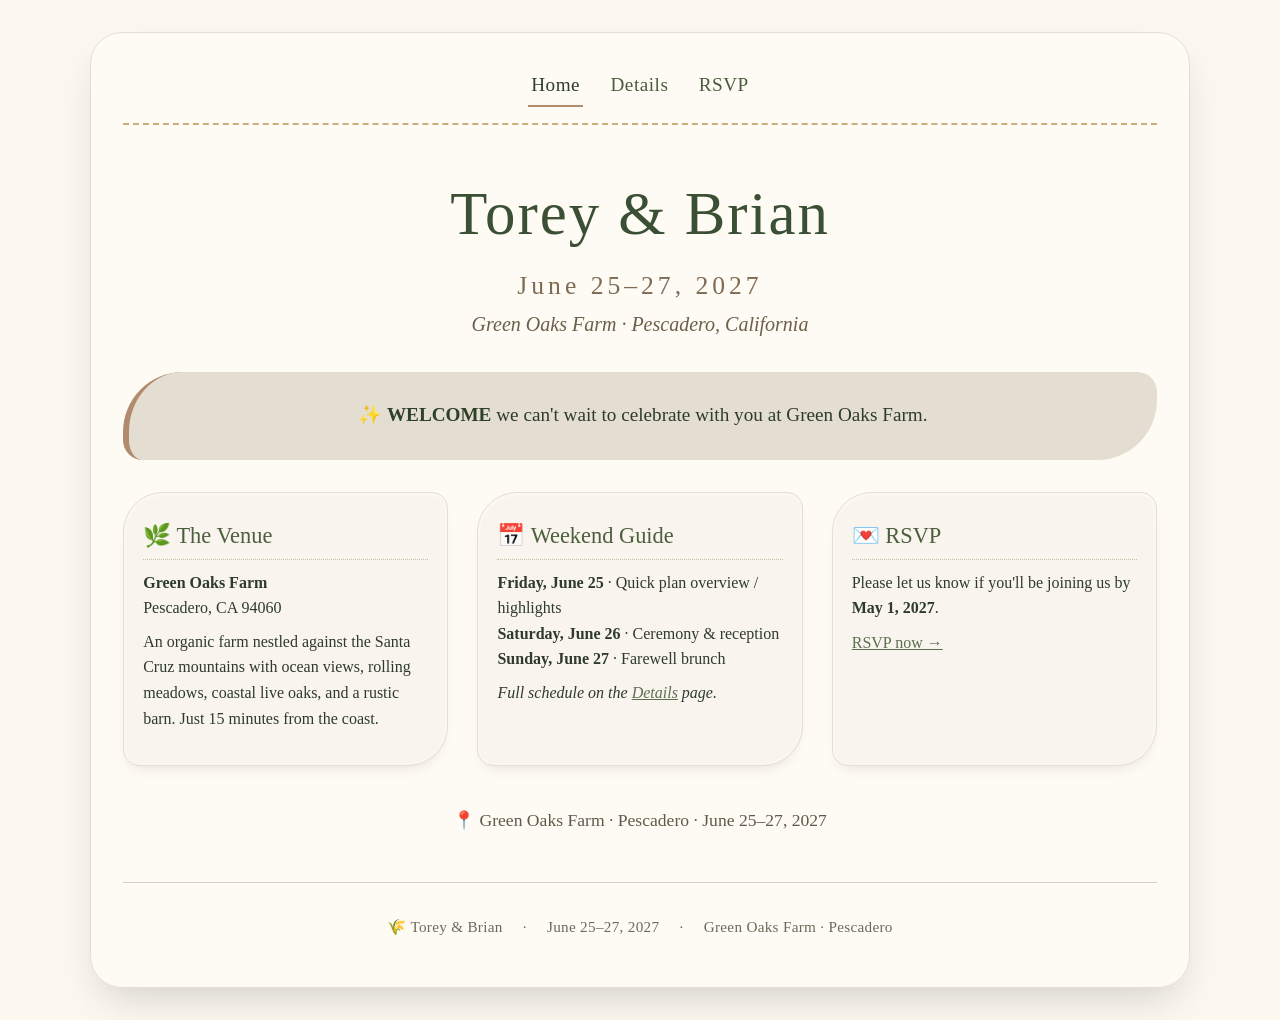
<file: index.html>
<!DOCTYPE html>
<html lang="en">
<head>
  <meta charset="UTF-8" />
  <meta name="viewport" content="width=device-width, initial-scale=1.0" />
  <title>Torey & Brian · Home</title>
  <link rel="stylesheet" href="home.css" />
</head>
<body>
<div class="container">

  <nav>
    <a href="index.html" class="active">Home</a>
    <a href="schedule.html">Details</a>
    <a href="rsvp.html">RSVP</a>
  </nav>

  <section>
    <h1>Torey & Brian <small>June 25–27, 2027</small></h1>
    <div class="subhead">Green Oaks Farm · Pescadero, California</div>

    <div class="highlight">
      <p style="font-size: 1.2rem; text-align: center;"><strong>✨ WELCOME</strong> we can't wait to celebrate with you at Green Oaks Farm. </p>
    </div>

    <div class="card-grid">
      <div class="card">
        <h4>🌿 The Venue</h4>
        <p><strong>Green Oaks Farm</strong><br>Pescadero, CA 94060</p>
        <p>An organic farm nestled against the Santa Cruz mountains with ocean views, rolling meadows, coastal live oaks, and a rustic barn. Just 15 minutes from the coast.</p>
      </div>
      <div class="card">
        <h4>📅 Weekend Guide</h4>
        <p><strong>Friday, June 25</strong> · Quick plan overview / highlights<br>
        <strong>Saturday, June 26</strong> · Ceremony & reception<br>
        <strong>Sunday, June 27</strong> · Farewell brunch</p>
        <p style="margin-top: 0.5rem; font-style: italic;">Full schedule on the <a href="schedule.html" style="color: #5c7050; text-decoration: underline; font-weight: 500;">Details</a> page.</p>
      </div>
      <div class="card">
        <h4>💌 RSVP</h4>
        <p>Please let us know if you'll be joining us by <strong>May 1, 2027</strong>.</p>
        <p style="margin-top: 0.6rem;"><a href="rsvp.html" style="color: #5c7050; text-decoration: underline; font-weight: 500;">RSVP now →</a></p>
      </div>
    </div>

    <div style="margin: 2.5rem 0 1rem; text-align: center; font-size: 1.1rem; color: #615a4a;">
      <span>📍 Green Oaks Farm · Pescadero · June 25–27, 2027</span>
    </div>
  </section>

  <div class="footer-note">
    <span>🌾 Torey & Brian</span>
    <span>·</span>
    <span>June 25–27, 2027</span>
    <span>·</span>
    <span>Green Oaks Farm · Pescadero</span>
  </div>

</div>
</body>
</html>
</file>
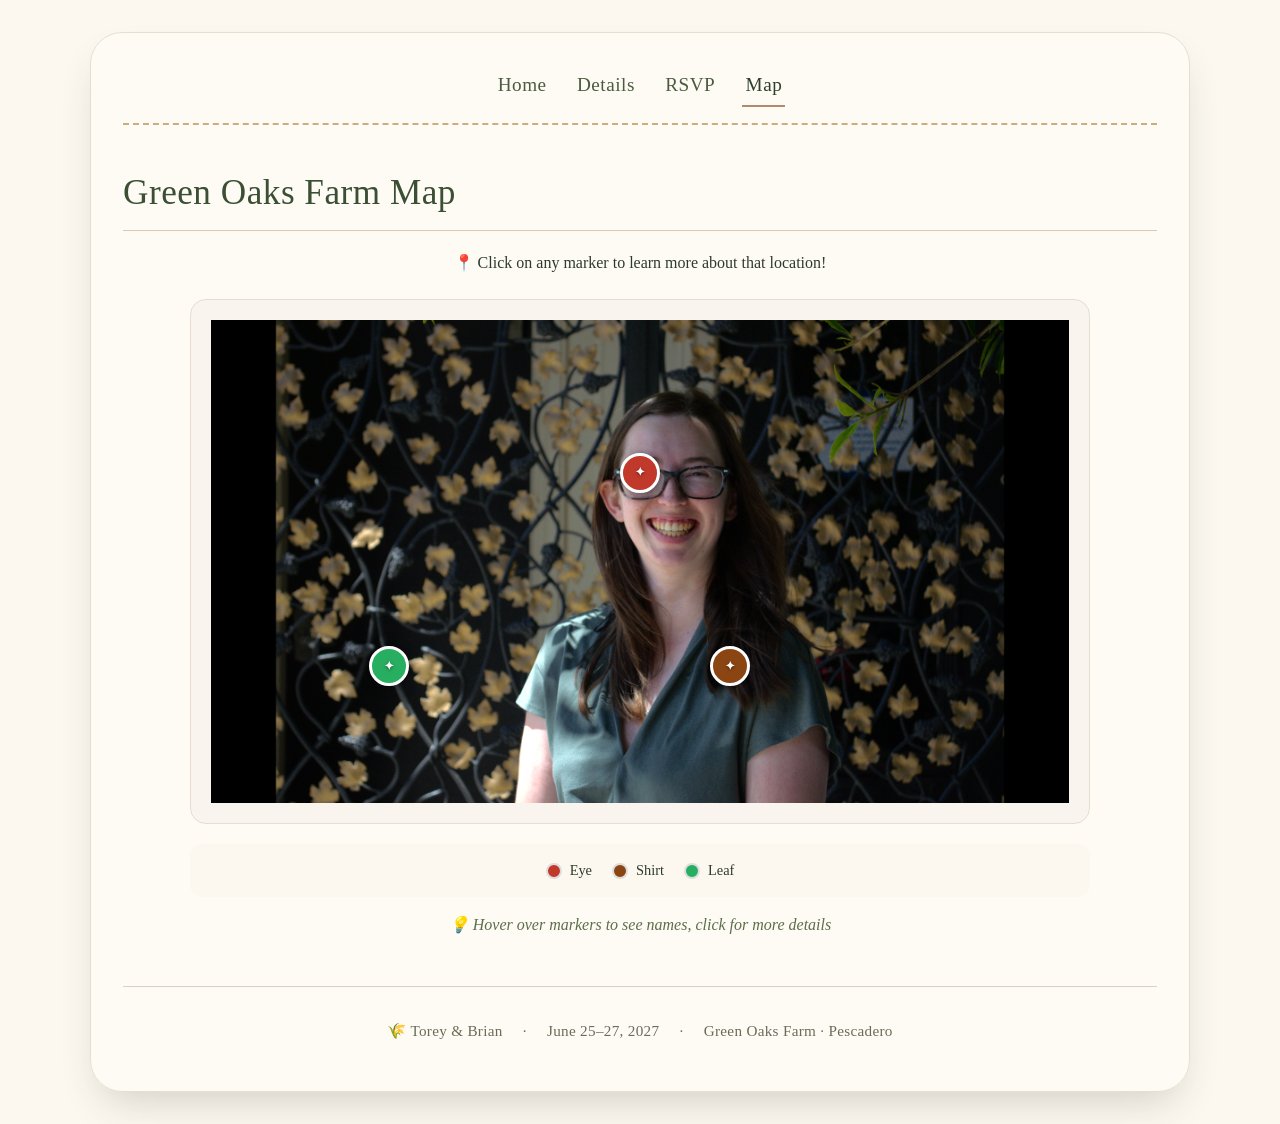
<file: map-attempt.html>
<!DOCTYPE html>
<html lang="en">
<head>
  <meta charset="UTF-8">
  <meta name="viewport" content="width=device-width, initial-scale=1.0">
  <title>Interactive Map - Green Oaks Farm</title>
  <link rel="stylesheet" href="home.css">
  <style>
    .map-wrapper {
      position: relative;
      max-width: 900px;
      margin: 0 auto;
      background: #f9f5ee;
      padding: 20px;
      border-radius: 16px;
      border: 1px solid #e7ddd0;
    }
    
    .map-wrapper img {
      width: 100%;
      height: auto;
      display: block;
    }
    
    /* MARKERS - These will show on top of the image */
    .map-marker {
      position: absolute;
      width: 40px;
      height: 40px;
      border-radius: 50%;
      cursor: pointer;
      transform: translate(-50%, -50%);
      transition: all 0.3s ease;
      box-shadow: 0 2px 12px rgba(0,0,0,0.4);
      display: flex;
      align-items: center;
      justify-content: center;
      color: white;
      font-size: 18px;
      font-weight: bold;
      border: 3px solid white;
      z-index: 10;
    }
    
    .map-marker:hover {
      transform: translate(-50%, -50%) scale(1.3);
      z-index: 20;
      box-shadow: 0 4px 20px rgba(0,0,0,0.6);
    }
    
    .map-marker .tooltip {
      display: none;
      position: absolute;
      bottom: 50px;
      left: 50%;
      transform: translateX(-50%);
      background: rgba(0,0,0,0.85);
      color: white;
      padding: 8px 16px;
      border-radius: 8px;
      white-space: nowrap;
      font-size: 0.9rem;
      font-weight: normal;
      pointer-events: none;
    }
    
    .map-marker:hover .tooltip {
      display: block;
    }
    
    .map-marker .label {
      font-size: 12px;
      font-weight: bold;
      text-shadow: 0 1px 3px rgba(0,0,0,0.5);
    }
    
    /* Different colors for different locations */
    .marker-ceremony { background: #c0392b; }
    .marker-reception { background: #8B4513; }
    .marker-campground { background: #27ae60; }
    .marker-cabins { background: #2980b9; }
    .marker-parking { background: #f39c12; }
    .marker-trails { background: #8e44ad; }
    
    /* Pulsing animation for attention */
    .marker-ceremony {
      animation: pulse-ceremony 2s infinite;
    }
    
    @keyframes pulse-ceremony {
      0% { box-shadow: 0 0 0 0 rgba(192, 57, 43, 0.7); }
      70% { box-shadow: 0 0 0 15px rgba(192, 57, 43, 0); }
      100% { box-shadow: 0 0 0 0 rgba(192, 57, 43, 0); }
    }
    
    /* Location info panel */
    #locationInfo {
      display: none;
      margin-top: 20px;
      padding: 25px 30px;
      background: #e4ded2;
      border-radius: 16px;
      border-left: 6px solid #b28b6f;
      max-width: 900px;
      margin-left: auto;
      margin-right: auto;
    }
    
    #locationInfo h3 {
      margin-top: 0;
      color: #3a4f34;
      font-size: 1.8rem;
    }
    
    #locationInfo .close-btn {
      margin-top: 15px;
      padding: 8px 25px;
      background: #7b8f6a;
      color: white;
      border: none;
      border-radius: 20px;
      cursor: pointer;
      font-size: 1rem;
      transition: background 0.2s;
    }
    
    #locationInfo .close-btn:hover {
      background: #5f7350;
    }
    
    .map-description {
      text-align: center;
      margin-top: 15px;
      color: #5d6e4a;
      font-style: italic;
    }
    
    .map-legend {
      display: flex;
      flex-wrap: wrap;
      justify-content: center;
      gap: 20px;
      margin-top: 20px;
      padding: 15px;
      background: #fcf8f0;
      border-radius: 12px;
      max-width: 900px;
      margin-left: auto;
      margin-right: auto;
    }
    
    .legend-item {
      display: flex;
      align-items: center;
      gap: 8px;
      font-size: 0.9rem;
    }
    
    .legend-dot {
      width: 16px;
      height: 16px;
      border-radius: 50%;
      border: 2px solid #ddd;
    }
    
    @media (max-width: 600px) {
      .map-marker {
        width: 28px;
        height: 28px;
        font-size: 12px;
      }
      .map-marker .tooltip {
        font-size: 0.7rem;
        padding: 4px 10px;
        bottom: 35px;
      }
      #locationInfo {
        padding: 15px;
      }
      #locationInfo h3 {
        font-size: 1.3rem;
      }
    }
  </style>
</head>
<body>
<div class="container">
  
  <nav>
    <a href="index.html">Home</a>
    <a href="schedule.html">Details</a>
    <a href="rsvp.html">RSVP</a>
    <a href="map.html" class="active">Map</a>
  </nav>

  <section>
    <h2>Green Oaks Farm Map</h2>
    <p style="text-align: center; margin-bottom: 1.5rem;">📍 Click on any marker to learn more about that location!</p>

    <div class="map-wrapper">
      <!-- YOUR MAP IMAGE -->
      <img src="Profile.PNG" alt="Green Oaks Farm Map" width="900" height="600">
      
      <!-- ============================================================ -->
      <!-- MARKERS - Position these using left% and top%                  -->
      <!-- Each marker shows on top of your image                        -->
      <!-- ============================================================ -->
      
      <!-- Eye -->
      <div class="map-marker marker-ceremony" 
           style="left: 50%; top: 33%;" 
           onclick="showLocation('Emmas Eye', 'Her eyes are a hazel with sunlight but technically just brown.', 'Found on her face')">
        <span class="label">✦</span>
        <span class="tooltip">Eye</span>
      </div>
      
      <!-- Shirt -->
      <div class="map-marker marker-reception" 
           style="left: 60%; top: 70%;" 
           onclick="showLocation('Emmas Shirt', 'A pretty green she likes to wear to conferences.', 'found in her closet 24/7')">
        <span class="label">✦</span>
        <span class="tooltip">Shirt</span>
      </div>
      
      <!-- Leaf -->
      <div class="map-marker marker-campground" 
           style="left: 22%; top: 70%;" 
           onclick="showLocation('Leaf', 'There are many in the background.', 'Available in san francisco')">
        <span class="label">✦</span>
        <span class="tooltip">Leaf</span>
      </div>
      
      <!-- ============================================================ -->
      <!-- END OF MARKERS                                                -->
      <!-- ============================================================ -->
      
    </div>
    
    <!-- Location Info Display -->
    <div id="locationInfo">
      <h3 id="locationName"></h3>
      <p id="locationDescription" style="font-size: 1.1rem;"></p>
      <p id="locationTime" style="font-style: italic; color: #5d6e4a;"></p>
      <button class="close-btn" onclick="closeLocationInfo()">Close</button>
    </div>

    <!-- Legend -->
    <div class="map-legend">
      <div class="legend-item">
        <span class="legend-dot" style="background: #c0392b;"></span>
        Eye
      </div>
      <div class="legend-item">
        <span class="legend-dot" style="background: #8B4513;"></span>
        Shirt
      </div>
      <div class="legend-item">
        <span class="legend-dot" style="background: #27ae60;"></span>
        Leaf
      </div>
    </div>
    
    <div class="map-description">
      💡 Hover over markers to see names, click for more details
    </div>
  </section>

  <div class="footer-note">
    <span>🌾 Torey & Brian</span>
    <span>·</span>
    <span>June 25–27, 2027</span>
    <span>·</span>
    <span>Green Oaks Farm · Pescadero</span>
  </div>

</div>

<script>
  function showLocation(name, description, time) {
    const infoDiv = document.getElementById('locationInfo');
    document.getElementById('locationName').textContent = '📍 ' + name;
    document.getElementById('locationDescription').textContent = description;
    document.getElementById('locationTime').textContent = time ? '🕐 ' + time : '';
    
    infoDiv.style.display = 'block';
    
    // Smooth scroll to the info box
    setTimeout(() => {
      infoDiv.scrollIntoView({ behavior: 'smooth', block: 'center' });
    }, 100);
  }
  
  function closeLocationInfo() {
    document.getElementById('locationInfo').style.display = 'none';
  }
</script>

</body>
</html>
</file>
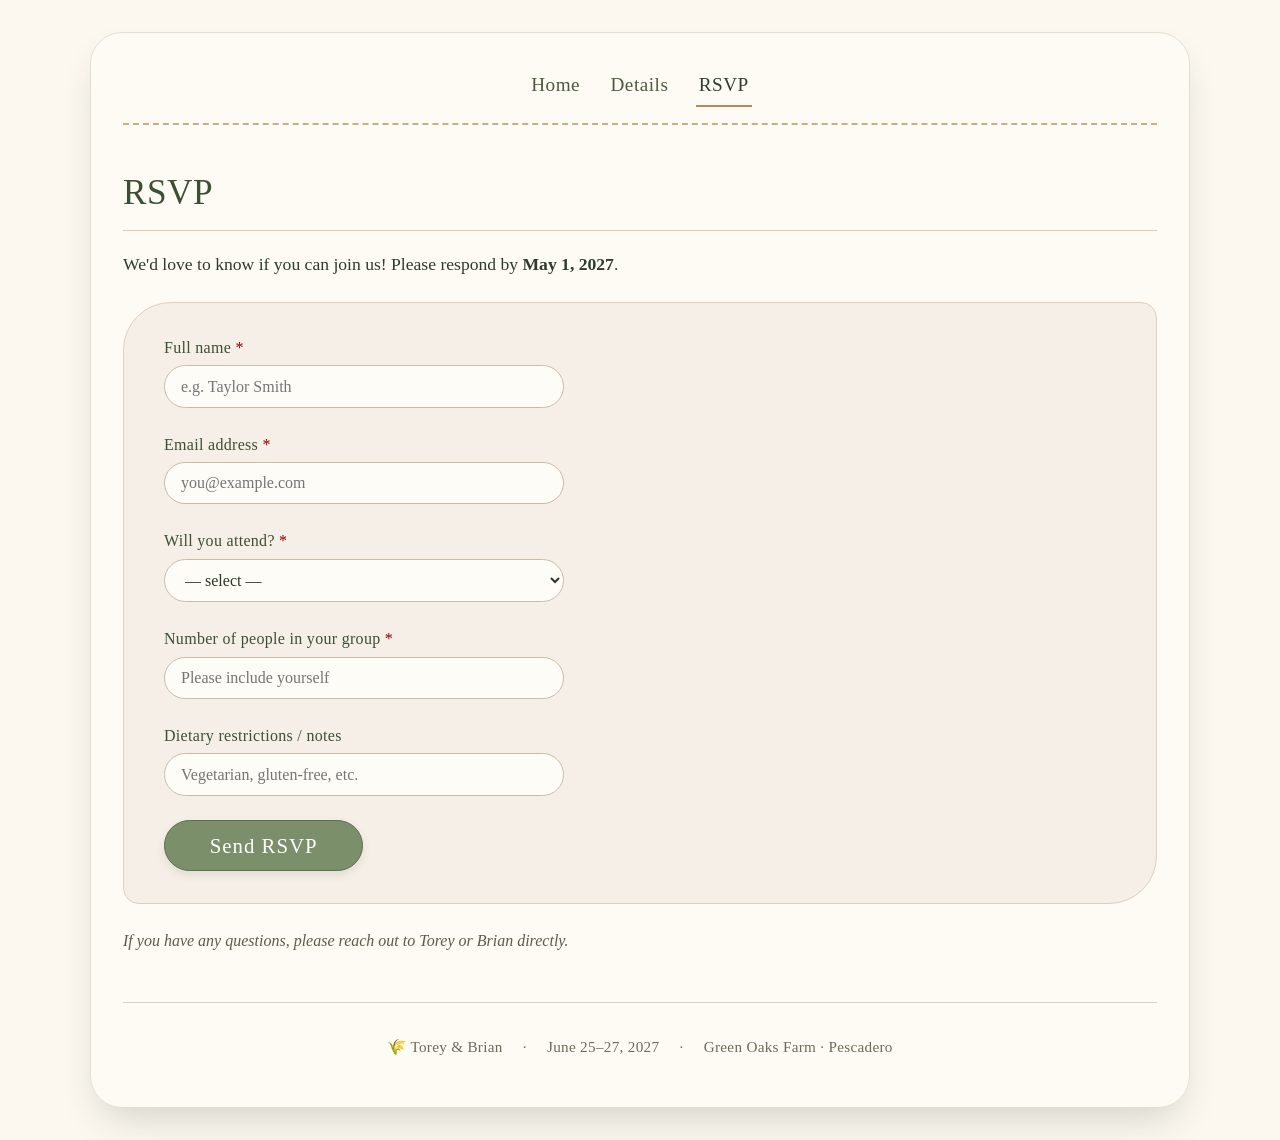
<file: rsvp.html>
<!DOCTYPE html>
<html lang="en">
<head>
  <meta charset="UTF-8" />
  <meta name="viewport" content="width=device-width, initial-scale=1.0" />
  <title>Torey & Brian · RSVP</title>
  <link rel="stylesheet" href="home.css" />
</head>
<body>
<div class="container">

  <nav>
    <a href="index.html">Home</a>
    <a href="schedule.html">Details</a>
    <a href="rsvp.html" class="active">RSVP</a>
  </nav>

  <section>
    <h2>RSVP</h2>
    <p style="font-size: 1.1rem;">We'd love to know if you can join us! Please respond by <strong>May 1, 2027</strong>.</p>

    <div class="rsvp-form">
      <form id="rsvpForm">
        <div class="form-group">
          <label for="guestName">Full name <span style="color: #8B0000;">*</span></label>
          <input type="text" id="guestName" placeholder="e.g. Taylor Smith" required>
        </div>

        <div class="form-group">
          <label for="guestEmail">Email address <span style="color: #8B0000;">*</span></label>
          <input type="email" id="guestEmail" placeholder="you@example.com" required>
        </div>

        <div class="form-group">
          <label for="attending">Will you attend? <span style="color: #8B0000;">*</span></label>
          <select id="attending" required>
            <option value="">— select —</option>
            <option value="yes">Yes, I'll be there!</option>
            <option value="no">So sorry, can't make it</option>
            <option value="maybe">Maybe / not sure yet</option>
          </select>
        </div>

        <div class="form-group">
          <label for="groupSize">Number of people in your group <span style="color: #8B0000;">*</span></label>
          <input type="number" id="groupSize" min="1" max="10" placeholder="Please include yourself" required>
        </div>

        <div class="form-group">
          <label for="dietary">Dietary restrictions / notes</label>
          <input type="text" id="dietary" placeholder="Vegetarian, gluten-free, etc.">
        </div>

        <button type="submit" class="btn" id="submitBtn">Send RSVP</button>
      </form>
      
      <div id="responseMessage" style="margin-top: 20px; padding: 15px; border-radius: 8px; display: none;"></div>
    </div>

    <p style="margin-top: 1.5rem; font-style: italic; color: #5e5b4b;">If you have any questions, please reach out to Torey or Brian directly.</p>
  </section>

  <div class="footer-note">
    <span>🌾 Torey & Brian</span>
    <span>·</span>
    <span>June 25–27, 2027</span>
    <span>·</span>
    <span>Green Oaks Farm · Pescadero</span>
  </div>

</div>

<script>
  // REPLACE THIS URL WITH YOUR GOOGLE APPS SCRIPT WEB APP URL
  const GOOGLE_SHEET_URL = 'https://script.google.com/macros/s/AKfycbxIBMMoQgp76qklwTZU6WBVD2AimfohyPRQvkCg-1CQKdSQfKaIFf2m9OCB3UtCzuZVMg/exec';

  document.getElementById('rsvpForm').addEventListener('submit', async function(e) {
    e.preventDefault();
    
    const submitBtn = document.getElementById('submitBtn');
    const responseDiv = document.getElementById('responseMessage');
    
    // Disable button and show loading state
    submitBtn.disabled = true;
    submitBtn.textContent = 'Submitting...';
    responseDiv.style.display = 'none';
    
    // Collect form data
    const formData = {
      name: document.getElementById('guestName').value.trim(),
      email: document.getElementById('guestEmail').value.trim(),
      attending: document.getElementById('attending').value,
      groupSize: document.getElementById('groupSize').value,
      dietary: document.getElementById('dietary').value.trim() || 'None provided'
    };
    
    // Validate
    if (!formData.name || !formData.email || !formData.attending || !formData.groupSize) {
      responseDiv.style.display = 'block';
      responseDiv.style.background = '#f8d7da';
      responseDiv.style.color = '#721c24';
      responseDiv.style.border = '1px solid #f5c6cb';
      responseDiv.textContent = '⚠️ Please fill in all required fields.';
      submitBtn.disabled = false;
      submitBtn.textContent = 'Send RSVP';
      return;
    }
    
    try {
      const response = await fetch(GOOGLE_SHEET_URL, {
        method: 'POST',
        mode: 'no-cors', // This allows cross-origin requests
        headers: {
          'Content-Type': 'application/json',
        },
        body: JSON.stringify(formData)
      });
      
      // Since we're using no-cors, we can't read the response
      // So we assume success
      responseDiv.style.display = 'block';
      responseDiv.style.background = '#d4edda';
      responseDiv.style.color = '#155724';
      responseDiv.style.border = '1px solid #c3e6cb';
      responseDiv.innerHTML = '✅ Thank you, ' + formData.name + '! Your RSVP has been recorded. We can\'t wait to celebrate with you!';
      
      // Reset form
      document.getElementById('rsvpForm').reset();
      
    } catch (error) {
      responseDiv.style.display = 'block';
      responseDiv.style.background = '#f8d7da';
      responseDiv.style.color = '#721c24';
      responseDiv.style.border = '1px solid #f5c6cb';
      responseDiv.textContent = '❌ There was an error submitting your RSVP. Please try again or contact us directly.';
    }
    
    // Re-enable button
    submitBtn.disabled = false;
    submitBtn.textContent = 'Send RSVP';
  });
</script>

</body>
</html>
</file>
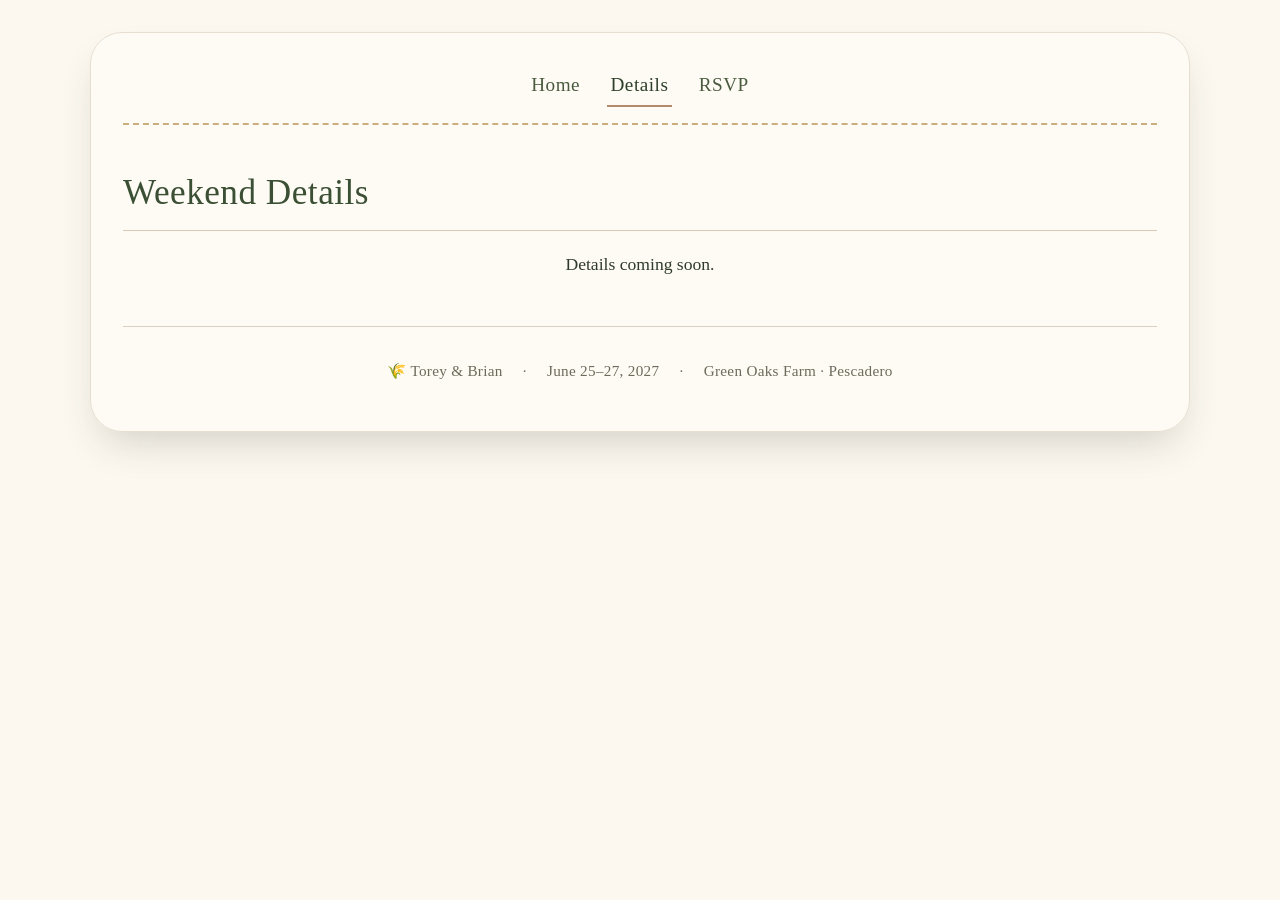
<file: schedule.html>
<!DOCTYPE html>
<html lang="en">
<head>
  <meta charset="UTF-8" />
  <meta name="viewport" content="width=device-width, initial-scale=1.0" />
  <title>Torey & Brian · Details & Map</title>
  <link rel="stylesheet" href="home.css" />
  <style>
    /* Map styles */
    .map-wrapper {
      position: relative;
      max-width: 900px;
      margin: 0 auto;
      background: #f9f5ee;
      padding: 20px;
      border-radius: 16px;
      border: 1px solid #e7ddd0;
    }
    
    .map-wrapper img {
      width: 100%;
      height: auto;
      display: block;
    }
    
    /* MARKERS - Transparent with colored outline + star */
    .map-marker {
      position: absolute;
      width: 44px;
      height: 44px;
      border-radius: 50%;
      cursor: pointer;
      transform: translate(-50%, -50%);
      transition: all 0.3s ease;
      box-shadow: 0 2px 12px rgba(0,0,0,0.2);
      display: flex;
      align-items: center;
      justify-content: center;
      font-size: 18px;
      font-weight: bold;
      border: 3px solid;
      z-index: 10;
      background: rgba(255, 255, 255, 0.15);
      backdrop-filter: blur(2px);
      -webkit-backdrop-filter: blur(2px);
    }
    
    .map-marker:hover {
      transform: translate(-50%, -50%) scale(1.3);
      z-index: 20;
      box-shadow: 0 4px 20px rgba(0,0,0,0.4);
      background: rgba(255, 255, 255, 0.3);
    }
    
    .map-marker .tooltip {
      display: none;
      position: absolute;
      bottom: 52px;
      left: 50%;
      transform: translateX(-50%);
      background: rgba(0,0,0,0.85);
      color: white;
      padding: 8px 16px;
      border-radius: 8px;
      white-space: nowrap;
      font-size: 0.9rem;
      font-weight: normal;
      pointer-events: none;
    }
    
    .map-marker:hover .tooltip {
      display: block;
    }
    
    .map-marker .label {
      font-size: 16px;
      font-weight: bold;
      text-shadow: 0 1px 3px rgba(0,0,0,0.3);
    }
    
    /* Different colors for different locations - outline + star */
    .marker-ceremony { 
      border-color: #c0392b; 
      color: #c0392b;
    }
    .marker-reception { 
      border-color: #8B4513; 
      color: #8B4513;
    }
    .marker-campground { 
      border-color: #27ae60; 
      color: #27ae60;
    }
    .marker-cabins { 
      border-color: #2980b9; 
      color: #2980b9;
    }
    .marker-parking { 
      border-color: #f39c12; 
      color: #f39c12;
    }
    .marker-trails { 
      border-color: #8e44ad; 
      color: #8e44ad;
    }
    
    /* Pulsing animation - just the glow */
    .marker-ceremony {
      animation: pulse-ceremony 2s infinite;
    }
    
    @keyframes pulse-ceremony {
      0% { box-shadow: 0 0 0 0 rgba(192, 57, 43, 0.5); }
      70% { box-shadow: 0 0 0 15px rgba(192, 57, 43, 0); }
      100% { box-shadow: 0 0 0 0 rgba(192, 57, 43, 0); }
    }
    
    /* Location info panel */
    #locationInfo {
      display: none;
      margin-top: 20px;
      padding: 25px 30px;
      background: #e4ded2;
      border-radius: 16px;
      border-left: 6px solid #b28b6f;
      max-width: 900px;
      margin-left: auto;
      margin-right: auto;
    }
    
    #locationInfo h3 {
      margin-top: 0;
      color: #3a4f34;
      font-size: 1.8rem;
    }
    
    #locationInfo .close-btn {
      margin-top: 15px;
      padding: 8px 25px;
      background: #7b8f6a;
      color: white;
      border: none;
      border-radius: 20px;
      cursor: pointer;
      font-size: 1rem;
      transition: background 0.2s;
    }
    
    #locationInfo .close-btn:hover {
      background: #5f7350;
    }
    
    .map-description {
      text-align: center;
      margin-top: 15px;
      color: #5d6e4a;
      font-style: italic;
    }
    
    .map-legend {
      display: flex;
      flex-wrap: wrap;
      justify-content: center;
      gap: 20px;
      margin-top: 20px;
      padding: 15px;
      background: #fcf8f0;
      border-radius: 12px;
      max-width: 900px;
      margin-left: auto;
      margin-right: auto;
    }
    
    .legend-item {
      display: flex;
      align-items: center;
      gap: 8px;
      font-size: 0.9rem;
    }
    
    .legend-dot {
      width: 16px;
      height: 16px;
      border-radius: 50%;
      border: 3px solid;
      background: rgba(255, 255, 255, 0.2);
    }
    
    .legend-dot.ceremony { border-color: #c0392b; }
    .legend-dot.reception { border-color: #8B4513; }
    .legend-dot.campground { border-color: #27ae60; }
    .legend-dot.cabins { border-color: #2980b9; }
    .legend-dot.parking { border-color: #f39c12; }
    .legend-dot.trails { border-color: #8e44ad; }
    
    /* Map section spacing */
    .map-section {
      margin-top: 3rem;
    }
    
    .map-section h2 {
      margin-bottom: 1rem;
    }
    
    @media (max-width: 600px) {
      .map-marker {
        width: 32px;
        height: 32px;
        font-size: 12px;
        border-width: 2px;
      }
      .map-marker .label {
        font-size: 12px;
      }
      .map-marker .tooltip {
        font-size: 0.7rem;
        padding: 4px 10px;
        bottom: 38px;
      }
      #locationInfo {
        padding: 15px;
      }
      #locationInfo h3 {
        font-size: 1.3rem;
      }
    }
  </style>
</head>
<body>
<div class="container">

  <nav>
    <a href="index.html">Home</a>
    <a href="details.html" class="active">Details</a>
    <a href="rsvp.html">RSVP</a>
  </nav>

  <!-- ==================== DETAILS SECTION ==================== -->
  <section>
    <h2>Weekend Details</h2>
    <p style="font-size: 1.1rem; margin-bottom: 1.8rem; text-align: center;">Details coming soon.</p>
  </section>

  <!-- ==================== FOOTER ==================== -->
  <div class="footer-note">
    <span>🌾 Torey & Brian</span>
    <span>·</span>
    <span>June 25–27, 2027</span>
    <span>·</span>
    <span>Green Oaks Farm · Pescadero</span>
  </div>

</div>

</body>
</html>
</file>
<file: home.css>
/* ---------- home.css ---------- */
* {
  margin: 0;
  padding: 0;
  box-sizing: border-box;
}

body {
  font-family: 'Georgia', 'Times New Roman', serif;
  background: #fcf8f0;  /* ← change this to update all pages */
  color: #2e3b2b;
  line-height: 1.6;
  padding: 2rem 1rem;
}

.container {
  max-width: 1100px;
  margin: 0 auto;
  background: rgba(255, 252, 245, 0.85);
  border-radius: 32px;
  padding: 2rem 2rem 3rem;
  box-shadow: 0 20px 40px -12px rgba(40, 50, 30, 0.2);
  border: 1px solid #e6dfd1;
}

/* ---------- navigation ---------- */
nav {
  display: flex;
  flex-wrap: wrap;
  justify-content: center;
  gap: 2.5rem 1.5rem;
  margin-bottom: 2.5rem;
  padding-bottom: 1rem;
  border-bottom: 2px dashed #cbad7e;
}

nav a {
  font-size: 1.2rem;
  font-weight: 500;
  letter-spacing: 0.5px;
  color: #4a5b3f;
  text-decoration: none;
  padding: 0.3rem 0.2rem;
  border-bottom: 2px solid transparent;
  transition: border-color 0.2s, color 0.2s;
}

nav a:hover,
nav a.active {
  border-bottom-color: #b28b6f;
  color: #2d3f2a;
}

/* ---------- headings & typography ---------- */
h1 {
  font-size: 3.8rem;
  font-weight: 400;
  letter-spacing: 2px;
  color: #3a4f34;
  text-align: center;
  margin-bottom: 0.25rem;
  font-family: 'Georgia', 'Times New Roman', serif;
  word-break: break-word;
}

h1 small {
  display: block;
  font-size: 1.6rem;
  color: #7f6b54;
  letter-spacing: 4px;
  margin-top: 0.2rem;
  font-weight: 300;
}

h2 {
  font-size: 2.2rem;
  font-weight: 400;
  color: #3a4f34;
  border-bottom: 1px solid #dac9b6;
  padding-bottom: 0.5rem;
  margin: 2rem 0 1.2rem;
  letter-spacing: 0.5px;
}

h3 {
  font-size: 1.6rem;
  font-weight: 400;
  color: #5d6e4a;
  margin: 1.8rem 0 0.8rem;
}

.subhead {
  text-align: center;
  font-size: 1.25rem;
  color: #6b5f4b;
  margin-top: -0.2rem;
  margin-bottom: 1.8rem;
  font-style: italic;
}

/* ---------- cards / sections ---------- */
.card-grid {
  display: grid;
  grid-template-columns: repeat(auto-fit, minmax(240px, 1fr));
  gap: 1.8rem;
  margin: 2rem 0 1rem;
}

.card {
  background: #f9f5ee;
  padding: 1.6rem 1.2rem;
  border-radius: 40px 16px 40px 16px;
  box-shadow: inset 0 1px 4px rgba(255, 255, 255, 0.8), 0 8px 14px -8px rgba(60, 50, 30, 0.15);
  border: 1px solid #e7ddd0;
  transition: transform 0.1s ease;
}

.card:hover {
  transform: translateY(-3px);
}

.card h4 {
  font-size: 1.4rem;
  font-weight: 400;
  color: #4c5f3d;
  margin-bottom: 0.6rem;
  border-bottom: 1px dotted #cdbba8;
  padding-bottom: 0.3rem;
}

.card p {
  margin: 0.5rem 0;
}

.highlight {
  background: #e4ded2;
  padding: 1.8rem 2rem;
  border-radius: 60px 20px 60px 20px;
  margin: 2rem 0;
  border-left: 6px solid #b28b6f;
}

.highlight strong {
  color: #2d4127;
  font-weight: 600;
}

/* ---------- rsvp page specific ---------- */
.rsvp-form {
  background: #f5efe7;
  padding: 2rem 2.5rem;
  border-radius: 48px 16px 48px 16px;
  margin: 1.5rem 0;
  border: 1px solid #ddd0be;
}

.form-group {
  margin-bottom: 1.5rem;
}

.form-group label {
  display: block;
  font-weight: 500;
  color: #3d4f35;
  margin-bottom: 0.3rem;
  letter-spacing: 0.3px;
}

.form-group input,
.form-group select {
  width: 100%;
  max-width: 400px;
  padding: 0.7rem 1rem;
  border: 1px solid #cbbca9;
  border-radius: 40px;
  background: #fefcf7;
  font-size: 1rem;
  font-family: inherit;
  color: #2a3526;
  outline: none;
  transition: border 0.2s;
}

.form-group input:focus,
.form-group select:focus {
  border-color: #8f7a63;
  box-shadow: 0 0 0 3px rgba(139, 120, 90, 0.2);
}

.btn {
  background: #7b8f6a;
  border: none;
  color: white;
  font-size: 1.3rem;
  padding: 0.8rem 2.8rem;
  border-radius: 60px;
  cursor: pointer;
  font-family: inherit;
  letter-spacing: 1px;
  transition: background 0.2s, transform 0.1s;
  border: 1px solid #5b6f4b;
  box-shadow: 0 4px 8px rgba(60, 70, 40, 0.1);
}

.btn:hover {
  background: #5f7350;
  transform: scale(0.97);
}

/* ---------- details page (schedule) ---------- */
.schedule-item {
  display: flex;
  flex-wrap: wrap;
  gap: 0.5rem 1.5rem;
  padding: 0.9rem 0.5rem;
  border-bottom: 1px solid #e1d5c4;
}

.schedule-item .time {
  min-width: 110px;
  font-weight: 600;
  color: #4f6342;
}

.schedule-item .desc {
  flex: 1;
}

/* ---------- footer ---------- */
.footer-note {
  margin-top: 3rem;
  text-align: center;
  font-size: 0.95rem;
  color: #6c6a5a;
  border-top: 1px solid #dacfc1;
  padding-top: 2rem;
  letter-spacing: 0.3px;
}

.footer-note span {
  display: inline-block;
  margin: 0 0.5rem;
}

/* ---------- responsive ---------- */
@media (max-width: 600px) {
  .container {
    padding: 1.5rem 1rem;
  }
  h1 {
    font-size: 2.6rem;
  }
  h1 small {
    font-size: 1.2rem;
  }
  nav {
    gap: 1rem;
  }
  .rsvp-form {
    padding: 1.5rem 1rem;
  }
  .highlight {
    padding: 1.2rem;
  }
  .card-grid {
    grid-template-columns: 1fr;
  }
}
</file>
